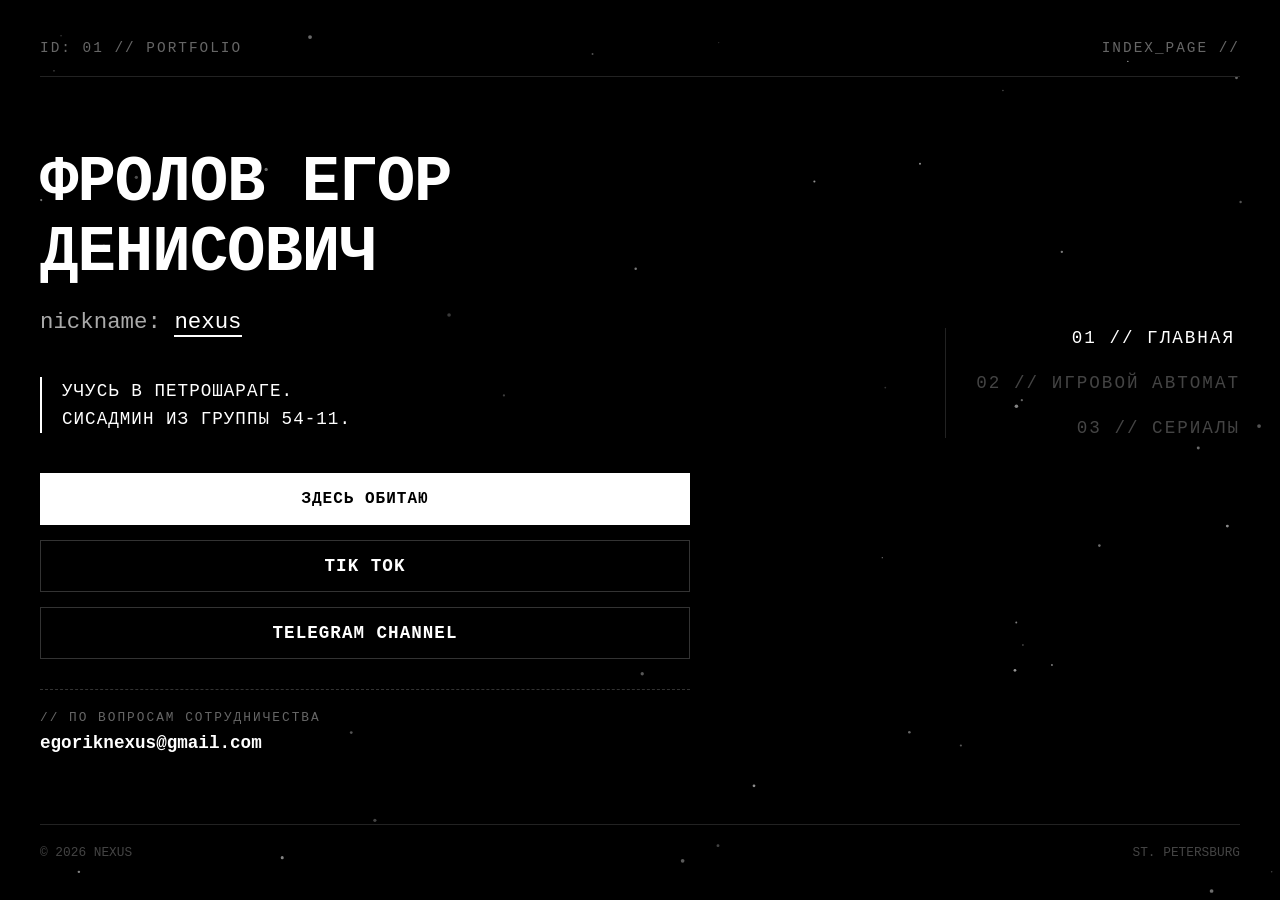
<file: index.html>
<!DOCTYPE html>
<html lang="ru">
<head>
    <meta charset="UTF-8">
    <meta name="viewport" content="width=device-width, initial-scale=1.0">
    <title>Nexus — Главная</title>
    <style>
        * {
            margin: 0;
            padding: 0;
            box-sizing: border-box;
        }

        @keyframes fadeIn {
            from { opacity: 0; transform: translateY(20px); }
            to { opacity: 1; transform: translateY(0); }
        }

        body {
            background-color: #000000;
            color: #ffffff;
            font-family: 'Courier New', Courier, monospace;
            min-height: 100vh;
            display: flex;
            flex-direction: column;
            overflow-x: hidden;
            position: relative;
        }

        #dust-canvas {
            position: fixed;
            top: 0;
            left: 0;
            width: 100vw;
            height: 100vh;
            z-index: 1;
            pointer-events: none;
        }

        .wrapper {
            position: relative;
            z-index: 2;
            min-height: 100vh;
            display: flex;
            flex-direction: column;
            justify-content: space-between;
            padding: 40px;
            width: 100%;
            max-width: 1600px;
            margin: 0 auto;
        }

        header {
            display: flex;
            justify-content: space-between;
            align-items: center;
            border-bottom: 1px solid #222;
            padding-bottom: 20px;
            width: 100%;
            animation: fadeIn 0.8s ease forwards;
        }

        .tag {
            font-size: 0.9rem;
            letter-spacing: 2px;
            color: #666;
        }

        .layout {
            display: flex;
            justify-content: space-between;
            align-items: flex-start;
            width: 100%;
            margin: 60px 0;
            gap: 50px;
            position: relative;
        }

        main {
            flex: 1;
            max-width: 650px;
            width: 100%;
            animation: fadeIn 1s ease 0.2s forwards;
            opacity: 0;
        }

        h1 {
            font-size: clamp(2.2rem, 5vw, 4.5rem);
            font-weight: 900;
            text-transform: uppercase;
            line-height: 1.1;
            margin-bottom: 20px;
            letter-spacing: -1px;
            width: 100%;
        }

        .nickname {
            font-size: 1.4rem;
            color: #aaa;
            margin-bottom: 40px;
        }

        .nickname span {
            color: #fff;
            border-bottom: 2px solid #fff;
            cursor: pointer;
            display: inline-block;
            transition: all 0.3s ease;
        }

        .nickname span:hover {
            transform: skewX(-10deg);
            text-shadow: 2px 2px #ff0000, -2px -2px #0000ff;
            background: #fff;
            color: #000;
        }

        .bio-section {
            font-size: 1.1rem;
            line-height: 1.6;
            color: #fff;
            border-left: 2px solid #fff;
            padding-left: 20px;
            margin-bottom: 40px;
            text-transform: uppercase;
            letter-spacing: 1px;
        }

        .cta-container {
            display: flex;
            flex-direction: column;
            gap: 15px;
            width: 100%;
        }

        .college-link {
            display: block;
            width: 100%;
            text-align: center;
            padding: 16px;
            background-color: #fff;
            color: #000;
            text-decoration: none;
            font-weight: bold;
            text-transform: uppercase;
            letter-spacing: 1px;
            border: 1px solid #fff;
            transition: all 0.3s ease;
        }

        .college-link:hover {
            background-color: #000;
            color: #fff;
            transform: translateX(5px);
        }

        .social-link {
            display: block;
            width: 100%;
            text-align: center;
            font-size: 1.1rem;
            font-weight: bold;
            color: #fff;
            text-decoration: none;
            text-transform: uppercase;
            border: 1px solid #333;
            padding: 15px;
            letter-spacing: 1px;
            background-color: rgba(0,0,0,0.7);
            transition: all 0.3s ease;
        }

        .social-link:hover {
            background-color: #fff;
            color: #000;
            border-color: #fff;
            transform: translateX(5px);
        }

        .collab-box {
            margin-top: 15px;
            border-top: 1px dashed #333;
            padding-top: 20px;
            width: 100%;
        }

        .collab-label {
            font-size: 0.8rem;
            color: #666;
            text-transform: uppercase;
            letter-spacing: 2px;
            margin-bottom: 8px;
        }

        .collab-email {
            font-size: 1.1rem;
            color: #fff;
            text-decoration: none;
            font-weight: bold;
            transition: color 0.2s ease;
        }

        .collab-email:hover {
            color: #aaa;
        }

        /* Меню зафиксировано пониже и выровнено идеально по пикселям во всех файлах */
        .side-nav {
            flex: 0 0 auto;
            display: flex;
            flex-direction: column;
            gap: 25px;
            align-items: flex-end;
            border-left: 1px solid #222;
            padding-left: 30px;
            margin-top: 180px; /* Сдвигает список пониже */
            animation: fadeIn 1s ease 0.4s forwards;
            opacity: 0;
        }

        .nav-item {
            font-size: 1.1rem;
            color: #444;
            text-decoration: none;
            text-transform: uppercase;
            letter-spacing: 2px;
            transition: all 0.3s ease;
            position: relative;
            white-space: nowrap;
        }

        .nav-item::after {
            content: '';
            position: absolute;
            width: 0;
            height: 2px;
            bottom: -5px;
            right: 0;
            background-color: #fff;
            transition: width 0.3s ease;
        }

        .nav-item.active, .nav-item:hover {
            color: #fff;
            transform: translateX(-5px);
        }

        .nav-item:hover::after {
            width: 100%;
        }

        footer {
            border-top: 1px solid #222;
            padding-top: 20px;
            font-size: 0.8rem;
            color: #444;
            display: flex;
            justify-content: space-between;
            width: 100%;
            animation: fadeIn 0.8s ease forwards;
        }

        @media (max-width: 900px) {
            .layout { flex-direction: column; gap: 40px; margin: 40px 0; }
            main { max-width: 100%; }
            .side-nav {
                align-items: flex-start;
                border-left: none;
                border-top: 1px solid #222;
                padding-left: 0;
                padding-top: 20px;
                width: 100%;
                margin-top: 0;
            }
            .nav-item::after { left: 0; right: auto; }
            .nav-item.active, .nav-item:hover { transform: translateX(5px); }
        }
    </style>
</head>
<body>

    <canvas id="dust-canvas"></canvas>

    <div class="wrapper">
        <header>
            <div class="tag">ID: 01 // PORTFOLIO</div>
            <div class="tag">INDEX_PAGE //</div>
        </header>

        <div class="layout">
            <main>
                <h1>Фролов Егор Денисович</h1>
                <div class="nickname">nickname: <span>nexus</span></div>
                
                <div class="bio-section">
                    <p>Учусь в Петрошараге.<br>СисАдмин из группы 54-11.</p>
                </div>

                <div class="cta-container">
                    <a href="https://petrocollege.ru" class="college-link" target="_blank">здесь обитаю</a>
                    <a href="https://tiktok.com" class="social-link" target="_blank">Tik Tok</a>
                    <a href="https://t.me" class="social-link" target="_blank">Telegram Channel</a>

                    <div class="collab-box">
                        <div class="collab-label">// по вопросам сотрудничества</div>
                        <a href="mailto:egoriknexus@gmail.com" class="collab-email">egoriknexus@gmail.com</a>
                    </div>
                </div>
            </main>

            <nav class="side-nav">
                <a href="index.html" class="nav-item active">01 // ГЛАВНАЯ</a>
                <a href="games.html" class="nav-item">02 // ИГРОВОЙ АВТОМАТ</a>
                <a href="shows.html" class="nav-item">03 // СЕРИАЛЫ</a>
            </nav>
        </div>

        <footer>
            <div>© 2026 NEXUS</div>
            <div>ST. PETERSBURG</div>
        </footer>
    </div>

    <script>
        const canvas = document.getElementById('dust-canvas');
        const ctx = canvas.getContext('2d');
        let particlesArray = [];
        const numberOfParticles = 45;

        function setCanvasSize() {
            canvas.width = window.innerWidth;
            canvas.height = window.innerHeight;
        }
        setCanvasSize();
        window.addEventListener('resize', setCanvasSize);

        class Particle {
            constructor() {
                this.reset();
                this.y = Math.random() * canvas.height;
            }
            reset() {
                this.x = Math.random() * canvas.width;
                this.y = 0;
                this.size = Math.random() * 1.5 + 0.5;
                this.speedX = Math.random() * 0.4 - 0.2;
                this.speedY = Math.random() * 0.3 + 0.1;
                this.opacity = Math.random() * 0.4 + 0.2;
            }
            update() {
                this.x += this.speedX;
                this.y += this.speedY;
                if (this.y > canvas.height || this.x > canvas.width || this.x < 0) {
                    this.reset();
                }
            }
            draw() {
                ctx.fillStyle = `rgba(255, 255, 255, ${this.opacity})`;
                ctx.beginPath();
                ctx.arc(this.x, this.y, this.size, 0, Math.PI * 2);
                ctx.fill();
            }
        }

        function init() {
            particlesArray = [];
            for (let i = 0; i < numberOfParticles; i++) {
                particlesArray.push(new Particle());
            }
        }

        function animate() {
            ctx.clearRect(0, 0, canvas.width, canvas.height);
            for (let i = 0; i < particlesArray.length; i++) {
                particlesArray[i].update();
                particlesArray[i].draw();
            }
            requestAnimationFrame(animate);
        }
        init();
        animate();
    </script>
</body>
</html>
</file>
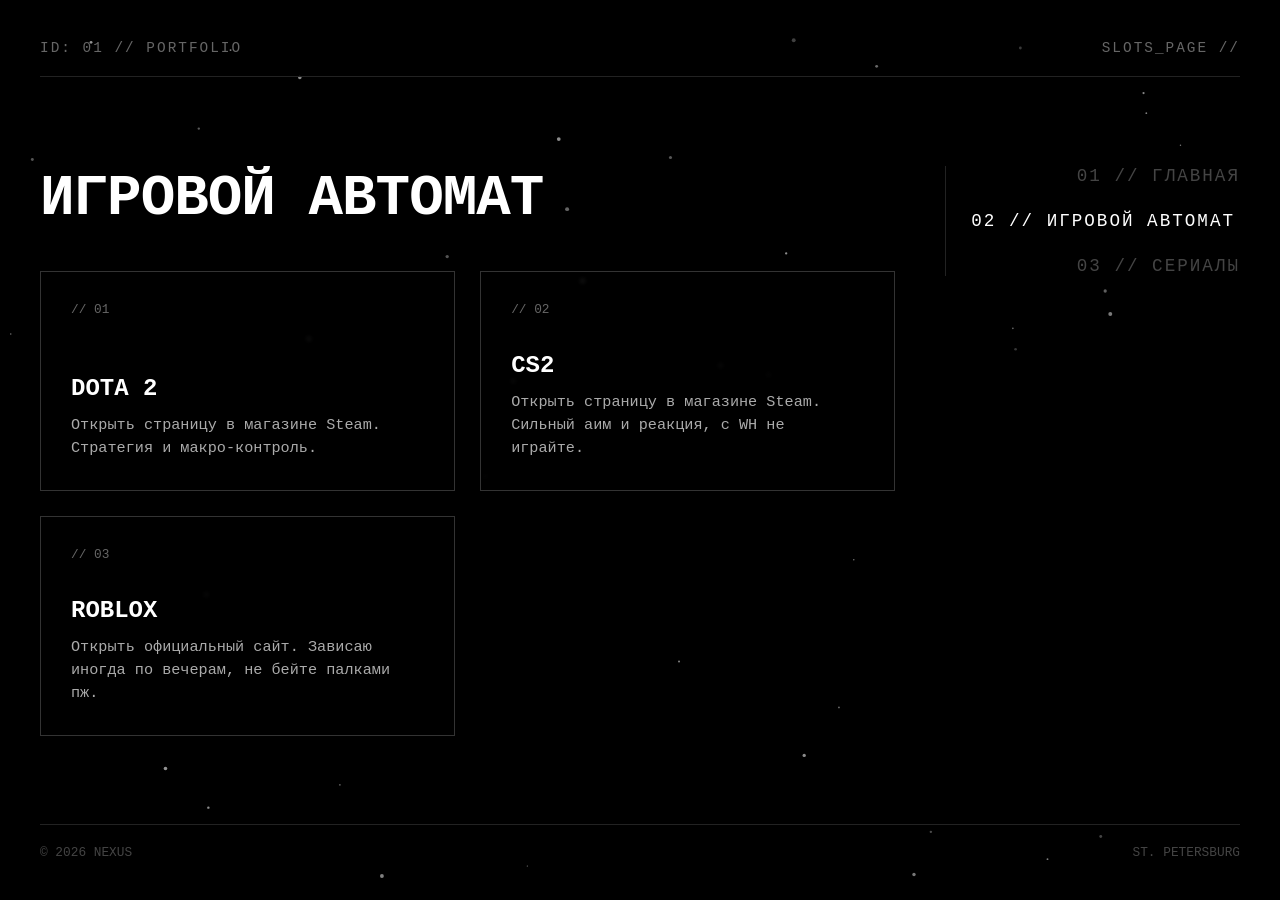
<file: games.html>
<!DOCTYPE html>
<html lang="ru">
<head>
    <meta charset="UTF-8">
    <meta name="viewport" content="width=device-width, initial-scale=1.0">
    <title>Nexus — Игровой Автомат</title>
    <style>
        * {
            margin: 0;
            padding: 0;
            box-sizing: border-box;
        }

        @keyframes fadeIn {
            from { opacity: 0; transform: translateY(20px); }
            to { opacity: 1; transform: translateY(0); }
        }

        body {
            background-color: #000000;
            color: #ffffff;
            font-family: 'Courier New', Courier, monospace;
            min-height: 100vh;
            display: flex;
            flex-direction: column;
            overflow-x: hidden;
            position: relative;
        }

        #dust-canvas {
            position: fixed;
            top: 0;
            left: 0;
            width: 100vw;
            height: 100vh;
            z-index: 1;
            pointer-events: none;
        }

        .wrapper {
            position: relative;
            z-index: 2;
            min-height: 100vh;
            display: flex;
            flex-direction: column;
            justify-content: space-between;
            padding: 40px;
            width: 100%;
            max-width: 1600px;
            margin: 0 auto;
        }

        header {
            display: flex;
            justify-content: space-between;
            align-items: center;
            border-bottom: 1px solid #222;
            padding-bottom: 20px;
            animation: fadeIn 0.8s ease forwards;
        }

        .tag {
            font-size: 0.9rem;
            letter-spacing: 2px;
            color: #666;
        }

        .layout {
            display: flex;
            justify-content: space-between;
            align-items: flex-start;
            width: 100%;
            margin: 60px 0;
            gap: 50px;
        }

        main {
            flex: 1;
            width: 100%;
            animation: fadeIn 1s ease 0.2s forwards;
            opacity: 0;
        }

        h1 {
            font-size: clamp(2rem, 4.5vw, 4rem);
            font-weight: 900;
            text-transform: uppercase;
            margin-bottom: 40px;
            letter-spacing: -1px;
        }

        .games-grid {
            display: grid;
            grid-template-columns: repeat(auto-fill, minmax(280px, 1fr));
            gap: 25px;
            width: 100%;
        }

        .game-card {
            border: 1px solid #333;
            padding: 30px;
            display: flex;
            flex-direction: column;
            justify-content: space-between;
            min-height: 220px;
            text-decoration: none;
            color: #ffffff;
            background-color: rgba(0, 0, 0, 0.7);
            backdrop-filter: blur(2px);
            transition: all 0.4s cubic-bezier(0.16, 1, 0.3, 1);
        }

        .game-card:hover {
            background-color: #ffffff;
            color: #000000;
            border-color: #ffffff;
            transform: translateY(-5px);
        }

        .game-number {
            font-size: 0.8rem;
            color: #666;
            margin-bottom: 30px;
        }
        
        .game-card:hover .game-number { color: #888; }

        .game-title {
            font-size: 1.5rem;
            font-weight: bold;
            text-transform: uppercase;
            margin-bottom: 12px;
        }

        .game-desc {
            font-size: 0.95rem;
            color: #aaa;
            line-height: 1.5;
        }

        .game-card:hover .game-desc { color: #222; }

        .side-nav {
            flex: 0 0 auto;
            display: flex;
            flex-direction: column;
            gap: 25px;
            align-items: flex-end;
            border-left: 1px solid #222;
            padding-left: 30px;
            position: sticky;
            top: 40px;
            animation: fadeIn 1s ease 0.4s forwards;
            opacity: 0;
        }

        .nav-item {
            font-size: 1.1rem;
            color: #444;
            text-decoration: none;
            text-transform: uppercase;
            letter-spacing: 2px;
            transition: all 0.3s ease;
            position: relative;
            white-space: nowrap;
        }

        .nav-item::after {
            content: '';
            position: absolute;
            width: 0;
            height: 2px;
            bottom: -5px;
            right: 0;
            background-color: #fff;
            transition: width 0.3s ease;
        }

        .nav-item.active, .nav-item:hover {
            color: #fff;
            transform: translateX(-5px);
        }

        .nav-item:hover::after { width: 100%; }

        footer {
            border-top: 1px solid #222;
            padding-top: 20px;
            font-size: 0.8rem;
            color: #444;
            display: flex;
            justify-content: space-between;
            width: 100%;
            animation: fadeIn 0.8s ease forwards;
        }

        @media (max-width: 900px) {
            .layout { flex-direction: column; gap: 40px; margin: 40px 0; }
            .side-nav {
                align-items: flex-start;
                border-left: none;
                border-top: 1px solid #222;
                padding-left: 0;
                padding-top: 20px;
                width: 100%;
                position: static;
            }
            .nav-item::after { left: 0; right: auto; }
            .nav-item.active, .nav-item:hover { transform: translateX(5px); }
        }
    </style>
</head>
<body>

    <canvas id="dust-canvas"></canvas>

    <div class="wrapper">
        <header>
            <div class="tag">ID: 01 // PORTFOLIO</div>
            <div class="tag">SLOTS_PAGE //</div>
        </header>

        <div class="layout">
            <main>
                <h1>ИГРОВОЙ АВТОМАТ</h1>
                
                <div class="games-grid">
                    <a href="https://steampowered.com" target="_blank" class="game-card">
                        <div class="game-number">// 01</div>
                        <div>
                            <div class="game-title">Dota 2</div>
                            <div class="game-desc">Открыть страницу в магазине Steam. Стратегия и макро-контроль.</div>
                        </div>
                    </a>

                    <a href="https://steampowered.com" target="_blank" class="game-card">
                        <div class="game-number">// 02</div>
                        <div>
                            <div class="game-title">CS2</div>
                            <div class="game-desc">Открыть страницу в магазине Steam. Сильный аим и реакция, с WH не играйте.</div>
                        </div>
                    </a>

                    <a href="https://roblox.com" target="_blank" class="game-card">
                        <div class="game-number">// 03</div>
                        <div>
                            <div class="game-title">Roblox</div>
                            <div class="game-desc">Открыть официальный сайт. Зависаю иногда по вечерам, не бейте палками пж.</div>
                        </div>
                    </a>
                </div>
            </main>

            <nav class="side-nav">
                <a href="index.html" class="nav-item">01 // ГЛАВНАЯ</a>
                <a href="games.html" class="nav-item active">02 // ИГРОВОЙ АВТОМАТ</a>
                <a href="shows.html" class="nav-item">03 // СЕРИАЛЫ</a>
            </nav>
        </div>

        <footer>
            <div>© 2026 NEXUS</div>
            <div>ST. PETERSBURG</div>
        </footer>
    </div>

    <script>
        const canvas = document.getElementById('dust-canvas');
        const ctx = canvas.getContext('2d');
        let particlesArray = [];
        const numberOfParticles = 45;

        function setCanvasSize() {
            canvas.width = window.innerWidth;
            canvas.height = window.innerHeight;
        }
        setCanvasSize();
        window.addEventListener('resize', setCanvasSize);

        class Particle {
            constructor() {
                this.reset();
                this.y = Math.random() * canvas.height;
            }
            reset() {
                this.x = Math.random() * canvas.width;
                this.y = 0;
                this.size = Math.random() * 1.5 + 0.5;
                this.speedX = Math.random() * 0.4 - 0.2;
                this.speedY = Math.random() * 0.3 + 0.1;
                this.opacity = Math.random() * 0.4 + 0.2;
            }
            update() {
                this.x += this.speedX;
                this.y += this.speedY;
                if (this.y > canvas.height || this.x > canvas.width || this.x < 0) {
                    this.reset();
                }
            }
            draw() {
                ctx.fillStyle = `rgba(255, 255, 255, ${this.opacity})`;
                ctx.beginPath();
                ctx.arc(this.x, this.y, this.size, 0, Math.PI * 2);
                ctx.fill();
            }
        }

        function init() {
            particlesArray = [];
            for (let i = 0; i < numberOfParticles; i++) {
                particlesArray.push(new Particle());
            }
        }

        function animate() {
            ctx.clearRect(0, 0, canvas.width, canvas.height);
            for (let i = 0; i < particlesArray.length; i++) {
                particlesArray[i].update();
                particlesArray[i].draw();
            }
            requestAnimationFrame(animate);
        }
        init();
        animate();
    </script>
</body>
</html>
</file>
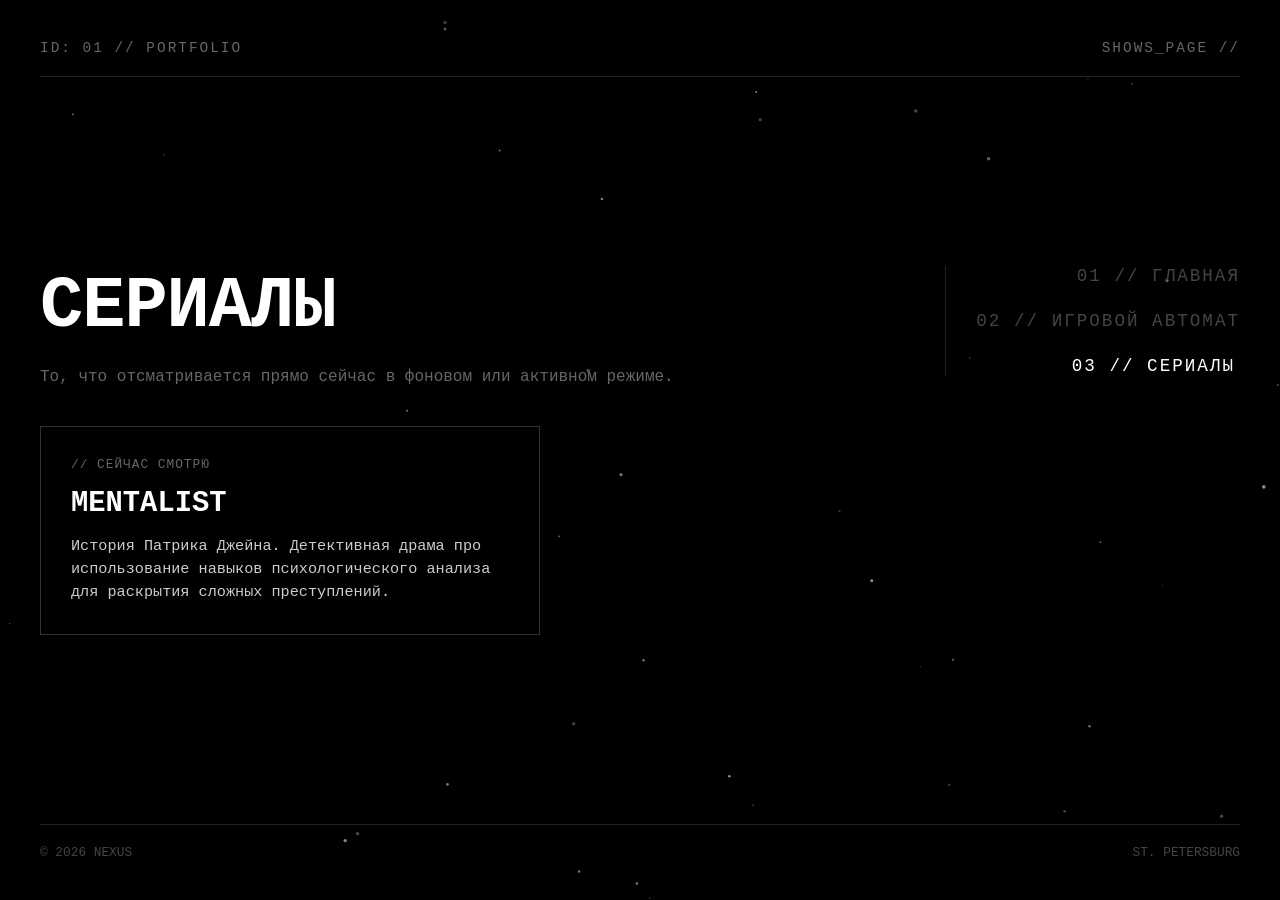
<file: shows.html>
<!DOCTYPE html>
<html lang="ru">
<head>
    <meta charset="UTF-8">
    <meta name="viewport" content="width=device-width, initial-scale=1.0">
    <title>Nexus — Сериалы</title>
    <style>
        * {
            margin: 0;
            padding: 0;
            box-sizing: border-box;
        }

        @keyframes fadeIn {
            from { opacity: 0; transform: translateY(20px); }
            to { opacity: 1; transform: translateY(0); }
        }

        body {
            background-color: #000000;
            color: #ffffff;
            font-family: 'Courier New', Courier, monospace;
            min-height: 100vh;
            display: flex;
            flex-direction: column;
            overflow-x: hidden;
            position: relative;
        }

        #dust-canvas {
            position: fixed;
            top: 0;
            left: 0;
            width: 100vw;
            height: 100vh;
            z-index: 1;
            pointer-events: none;
        }

        .wrapper {
            position: relative;
            z-index: 2;
            min-height: 100vh;
            display: flex;
            flex-direction: column;
            justify-content: space-between;
            padding: 40px;
            width: 100%;
            max-width: 1600px;
            margin: 0 auto;
        }

        header {
            display: flex;
            justify-content: space-between;
            align-items: center;
            border-bottom: 1px solid #222;
            padding-bottom: 20px;
            animation: fadeIn 0.8s ease forwards;
        }

        .tag {
            font-size: 0.9rem;
            letter-spacing: 2px;
            color: #666;
        }

        .layout {
            display: flex;
            justify-content: space-between;
            align-items: flex-start;
            width: 100%;
            margin: 60px 0;
            gap: 50px;
        }

        main {
            flex: 1;
            width: 100%;
            animation: fadeIn 1s ease 0.2s forwards;
            opacity: 0;
        }

        h1 {
            font-size: clamp(2.5rem, 6vw, 4.5rem);
            font-weight: 900;
            text-transform: uppercase;
            margin-bottom: 20px;
            letter-spacing: -1px;
        }

        .section-desc {
            color: #666;
            margin-bottom: 40px;
            font-size: 1rem;
        }

        .show-link-card {
            display: block;
            color: #fff;
            text-decoration: none;
            border: 1px solid #333;
            padding: 30px;
            max-width: 500px;
            background-color: rgba(0, 0, 0, 0.6);
            backdrop-filter: blur(2px);
            transition: all 0.4s cubic-bezier(0.16, 1, 0.3, 1);
        }

        .show-link-card:hover {
            background-color: #ffffff;
            color: #000000;
            border-color: #ffffff;
            transform: translateX(10px);
        }

        .show-status {
            font-size: 0.8rem;
            color: #666;
            margin-bottom: 15px;
            text-transform: uppercase;
            letter-spacing: 1px;
        }

        .show-link-card:hover .show-status { color: #888; }

        .show-title {
            font-size: 1.8rem;
            font-weight: 900;
            text-transform: uppercase;
            margin-bottom: 15px;
        }

        .show-desc {
            font-size: 0.95rem;
            color: #ccc;
            line-height: 1.5;
        }

        .show-link-card:hover .show-desc { color: #222; }

        .side-nav {
            flex: 0 0 auto;
            display: flex;
            flex-direction: column;
            gap: 25px;
            align-items: flex-end;
            border-left: 1px solid #222;
            padding-left: 30px;
            position: sticky;
            top: 40px;
            animation: fadeIn 1s ease 0.4s forwards;
            opacity: 0;
        }

        .nav-item {
            font-size: 1.1rem;
            color: #444;
            text-decoration: none;
            text-transform: uppercase;
            letter-spacing: 2px;
            transition: all 0.3s ease;
            position: relative;
            white-space: nowrap;
        }

        .nav-item::after {
            content: '';
            position: absolute;
            width: 0;
            height: 2px;
            bottom: -5px;
            right: 0;
            background-color: #fff;
            transition: width 0.3s ease;
        }

        .nav-item.active, .nav-item:hover {
            color: #fff;
            transform: translateX(-5px);
        }

        .nav-item:hover::after { width: 100%; }

        footer {
            border-top: 1px solid #222;
            padding-top: 20px;
            font-size: 0.8rem;
            color: #444;
            display: flex;
            justify-content: space-between;
            width: 100%;
            animation: fadeIn 0.8s ease forwards;
        }

        @media (max-width: 900px) {
            .layout { flex-direction: column; gap: 40px; margin: 40px 0; }
            .side-nav {
                align-items: flex-start;
                border-left: none;
                border-top: 1px solid #222;
                padding-left: 0;
                padding-top: 20px;
                width: 100%;
                position: static;
            }
            .nav-item::after { left: 0; right: auto; }
            .nav-item.active, .nav-item:hover { transform: translateX(5px); }
        }
    </style>
</head>
<body>

    <canvas id="dust-canvas"></canvas>

    <div class="wrapper">
        <header>
            <div class="tag">ID: 01 // PORTFOLIO</div>
            <div class="tag">SHOWS_PAGE //</div>
        </header>

        <div class="layout">
            <main>
                <h1>СЕРИАЛЫ</h1>
                <p class="section-desc">То, что отсматривается прямо сейчас в фоновом или активном режиме.</p>
                
                <a href="https://mentalust-lordfilms.ru" target="_blank" class="show-link-card">
                    <div class="show-status">// СЕЙЧАС СМОТРЮ</div>
                    <div class="show-title">Mentalist</div>
                    <div class="show-desc">История Патрика Джейна. Детективная драма про использование навыков психологического анализа для раскрытия сложных преступлений.</div>
                </a>
            </main>

            <nav class="side-nav">
                <a href="index.html" class="nav-item">01 // ГЛАВНАЯ</a>
                <a href="games.html" class="nav-item">02 // ИГРОВОЙ АВТОМАТ</a>
                <a href="shows.html" class="nav-item active">03 // СЕРИАЛЫ</a>
            </nav>
        </div>

        <footer>
            <div>© 2026 NEXUS</div>
            <div>ST. PETERSBURG</div>
        </footer>
    </div>

    <script>
        const canvas = document.getElementById('dust-canvas');
        const ctx = canvas.getContext('2d');
        let particlesArray = [];
        const numberOfParticles = 45;

        function setCanvasSize() {
            canvas.width = window.innerWidth;
            canvas.height = window.innerHeight;
        }
        setCanvasSize();
        window.addEventListener('resize', setCanvasSize);

        class Particle {
            constructor() {
                this.reset();
                this.y = Math.random() * canvas.height;
            }
            reset() {
                this.x = Math.random() * canvas.width;
                this.y = 0;
                this.size = Math.random() * 1.5 + 0.5;
                this.speedX = Math.random() * 0.4 - 0.2;
                this.speedY = Math.random() * 0.3 + 0.1;
                this.opacity = Math.random() * 0.4 + 0.2;
            }
            update() {
                this.x += this.speedX;
                this.y += this.speedY;
                if (this.y > canvas.height || this.x > canvas.width || this.x < 0) {
                    this.reset();
                }
            }
            draw() {
                ctx.fillStyle = `rgba(255, 255, 255, ${this.opacity})`;
                ctx.beginPath();
                ctx.arc(this.x, this.y, this.size, 0, Math.PI * 2);
                ctx.fill();
            }
        }

        function init() {
            particlesArray = [];
            for (let i = 0; i < numberOfParticles; i++) {
                particlesArray.push(new Particle());
            }
        }

        function animate() {
            ctx.clearRect(0, 0, canvas.width, canvas.height);
            for (let i = 0; i < particlesArray.length; i++) {
                particlesArray[i].update();
                particlesArray[i].draw();
            }
            requestAnimationFrame(animate);
        }
        init();
        animate();
    </script>
</body>
</html>
</file>
